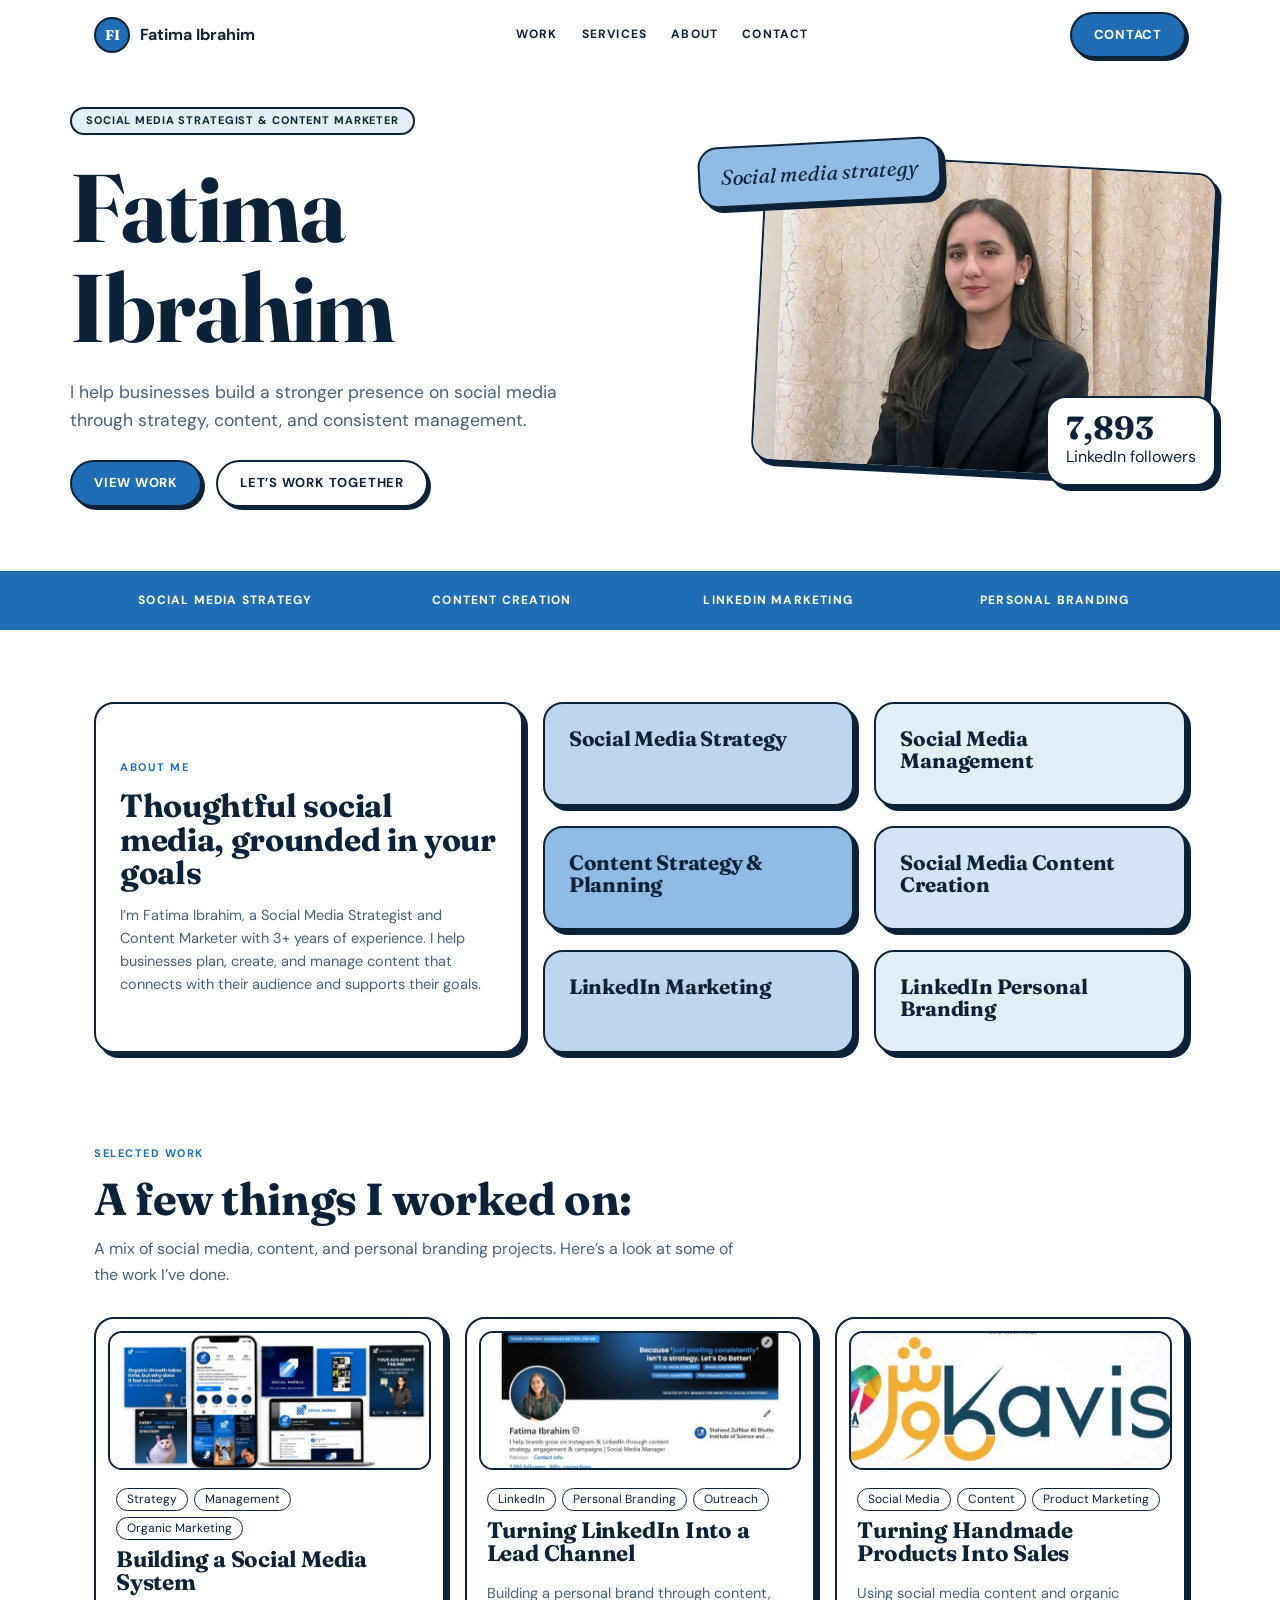
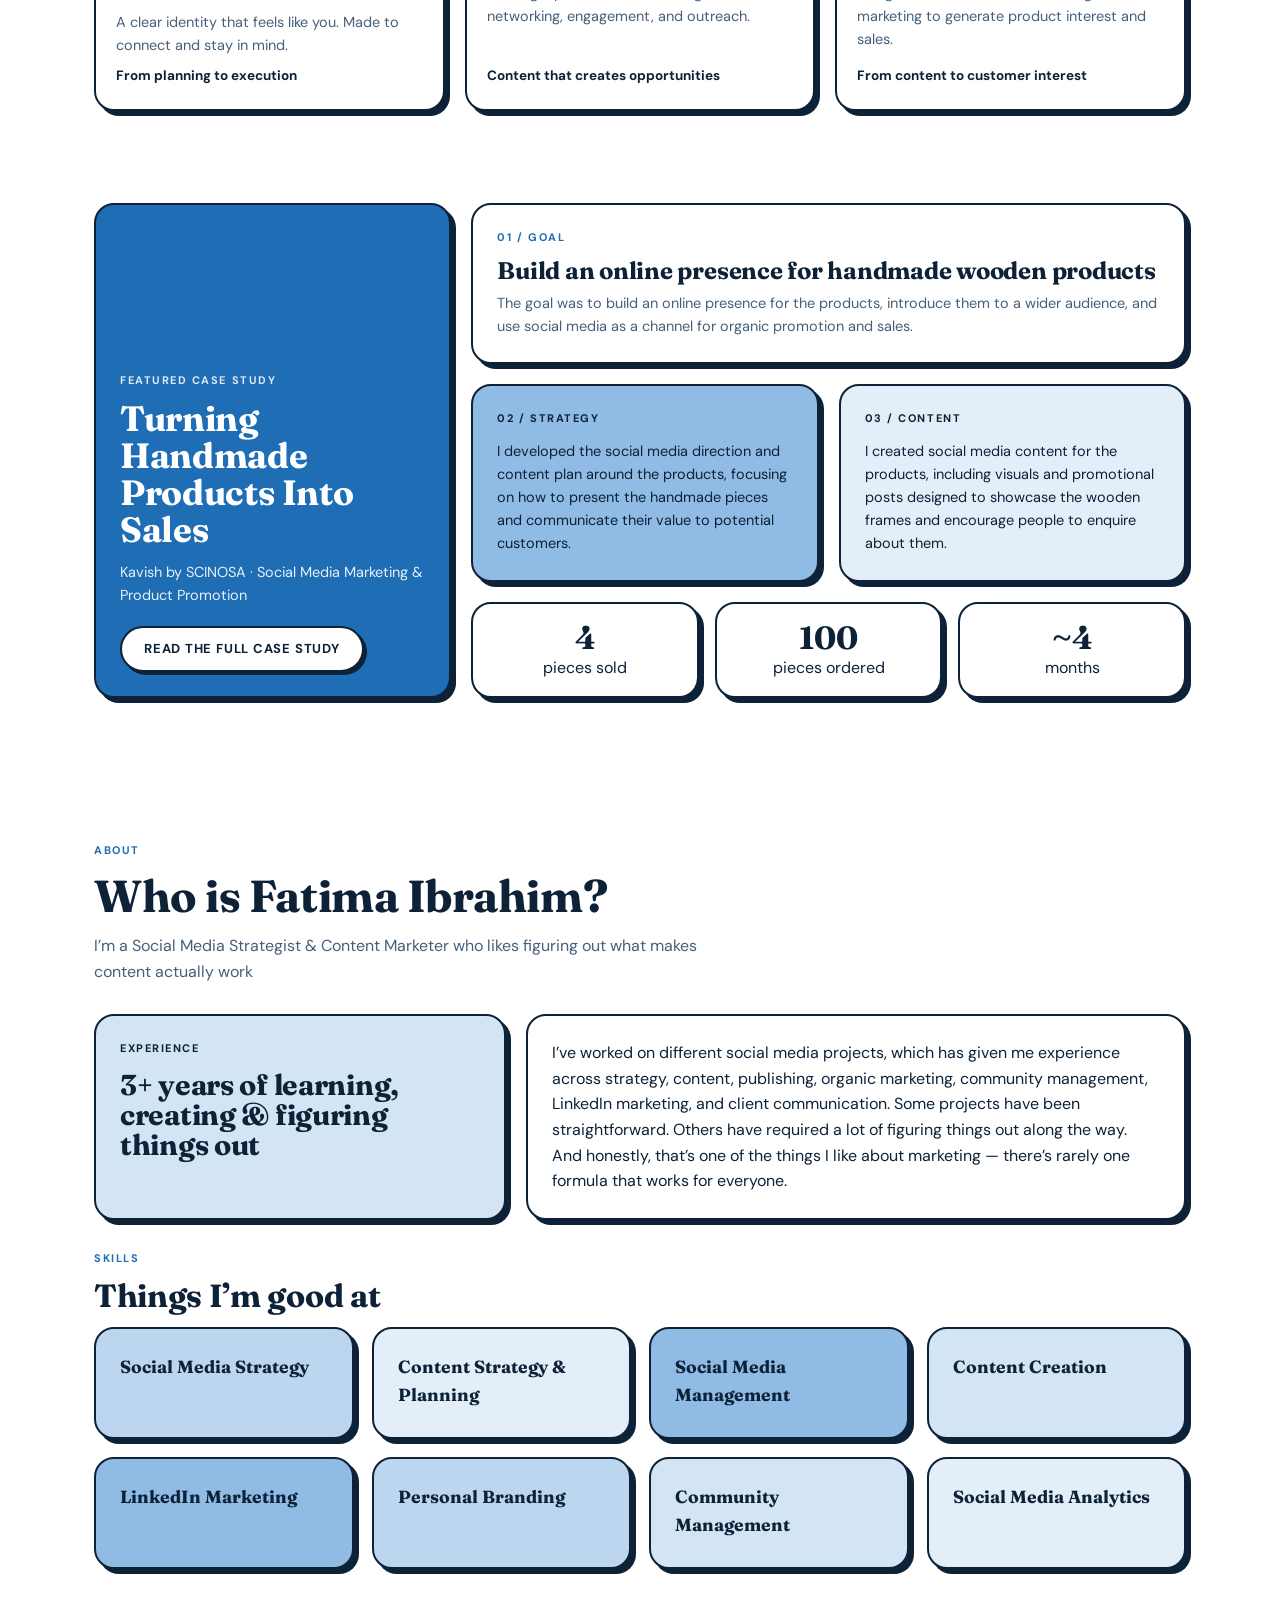
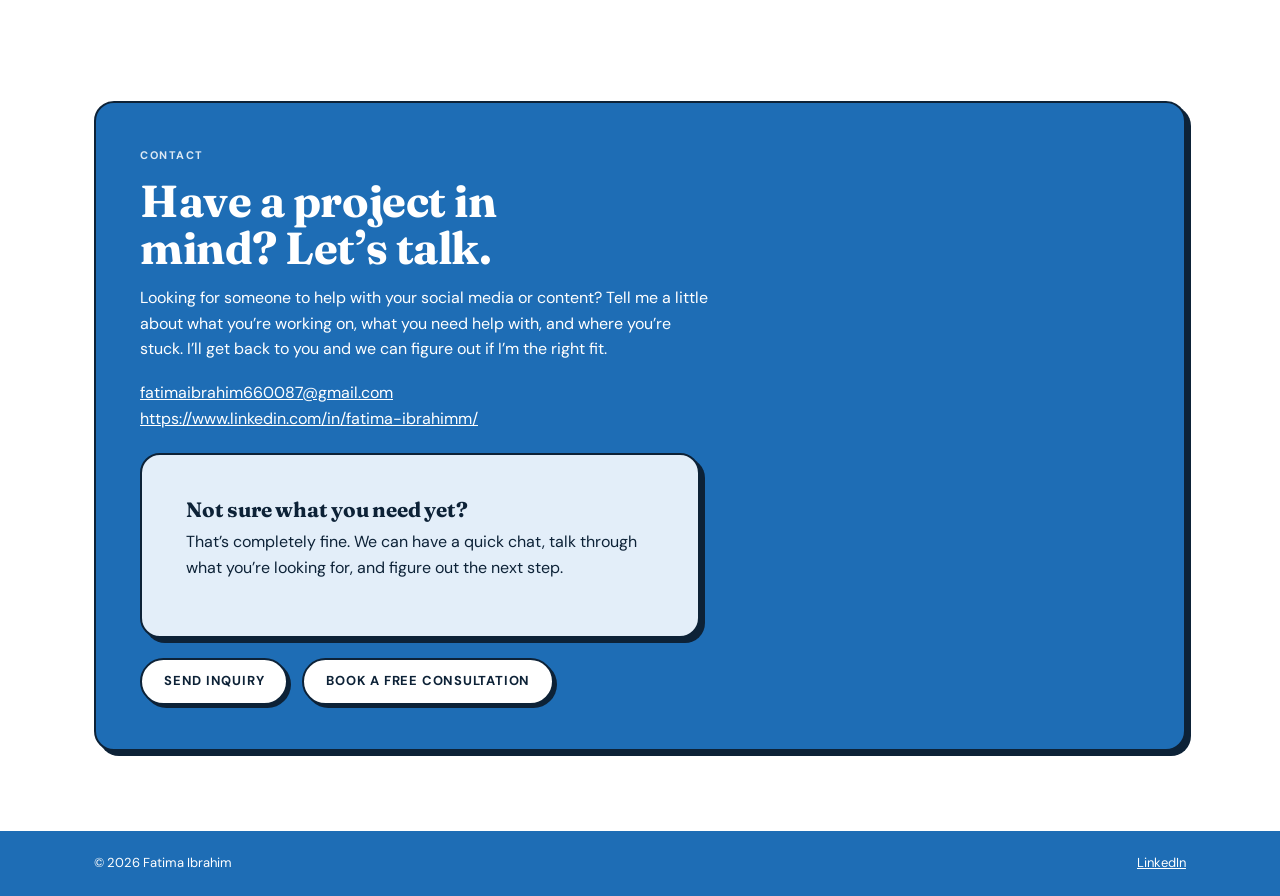
<file: index.html>
<!DOCTYPE html>
<html lang="en"><head><meta charset="utf-8">
<meta name="viewport" content="width=device-width, initial-scale=1, viewport-fit=cover">
<title>Fatima Ibrahim | Social Media Strategist & Content Marketer</title>
<meta name="description" content="I help businesses build a stronger presence on social media through strategy, content, and consistent management.">
<link rel="canonical" href="https://fatimaibrahim01.github.io/">
<meta property="og:type" content="website"><meta property="og:title" content="Fatima Ibrahim | Social Media Strategist & Content Marketer"><meta property="og:description" content="I help businesses build a stronger presence on social media through strategy, content, and consistent management."><meta property="og:url" content="https://fatimaibrahim01.github.io/"><meta property="og:image" content="https://fatimaibrahim01.github.io/og.jpg">
<meta name="twitter:card" content="summary_large_image">
<meta name="theme-color" content="#1e6db5">
<link rel="icon" href="data:image/svg+xml,%3Csvg xmlns='http://www.w3.org/2000/svg' viewBox='0 0 100 100'%3E%3Ccircle cx='50' cy='50' r='48' fill='%231e6db5'/%3E%3Ctext x='50' y='64' font-size='42' text-anchor='middle' fill='white' font-family='serif' font-weight='700'%3EFI%3C/text%3E%3C/svg%3E">
<link rel="preconnect" href="https://fonts.googleapis.com"><link rel="preconnect" href="https://fonts.gstatic.com" crossorigin>
<link href="https://fonts.googleapis.com/css2?family=Fraunces:opsz,wght@9..144,600;9..144,700&family=DM+Sans:wght@400;500;700&display=swap" rel="stylesheet">
<link rel="stylesheet" href="styles.css">
<script type="application/ld+json">{"@context":"https://schema.org","@type":"Person","name":"Fatima Ibrahim","jobTitle":"Social Media Strategist & Content Marketer","sameAs":["https://www.linkedin.com/in/fatima-ibrahimm/"]}</script>
</head><body>
<a class="skip" href="#top">Skip to content</a>
<header><div class="wrap"><a class="brand" href="index.html"><span class="dot">FI</span>Fatima Ibrahim</a><nav><a href="#work">Work</a><a href="#services">Services</a><a href="#about">About</a><a href="#contact">Contact</a></nav><a class="btn red" href="#contact">Contact</a></div></header>
<main id="top">
<div class="wrap hero"><div><span class="tag">Social Media Strategist &amp; Content Marketer</span><h1>Fatima Ibrahim</h1>
<p>I help businesses build a stronger presence on social media through strategy, content, and consistent management.</p>
<div class="row"><a class="btn red" href="#work">View work</a><a class="btn" href="#contact">Let’s work together</a></div></div>
<div class="vis"><div class="bx a" style="padding:0;overflow:hidden"><img src="me.jpg" width="1400" height="1050" alt="Portrait of Fatima Ibrahim" style="width:100%;height:100%;object-fit:cover;object-position:center top;display:block"></div><div class="bx grn b">Social media strategy</div><div class="bx c"><b>7,893</b>LinkedIn followers</div></div></div>
<div class="strip"><div class="wrap"><span>Social Media Strategy</span><span>Content Creation</span><span>LinkedIn Marketing</span><span>Personal Branding</span></div></div>

<section id="services"><div class="wrap two">
<div class="bx paper" style="display:flex;flex-direction:column;justify-content:center" id="about-short"><div class="eye">About me</div><h2 style="font-size:2rem">Thoughtful social media, grounded in your goals</h2><p style="color:var(--muted)">I’m Fatima Ibrahim, a Social Media Strategist and Content Marketer with 3+ years of experience. I help businesses plan, create, and manage content that connects with their audience and supports their goals.</p></div>
<div class="svcs">
<div class="bx pink"><h3>Social Media Strategy</h3></div>
<div class="bx yel"><h3>Social Media Management</h3></div>
<div class="bx grn"><h3>Content Strategy &amp; Planning</h3></div>
<div class="bx lav"><h3>Social Media Content Creation</h3></div>
<div class="bx pink"><h3>LinkedIn Marketing</h3></div>
<div class="bx yel"><h3>LinkedIn Personal Branding</h3></div>
</div></div></section>

<section id="work" style="padding-top:20px"><div class="wrap"><div class="eye">Selected work</div><h2>A few things I worked on:</h2>
<p class="lede">A mix of social media, content, and personal branding projects. Here’s a look at some of the work I’ve done.</p>
<div class="grid g3">
<a class="bx paper wk" href="social-marble.html"><div class="ph"><img src="marble-cover.jpg" width="696" height="298" loading="lazy" alt="Social Marble social media designs and profile mock-ups"></div><div class="in"><div class="chips"><span>Strategy</span><span>Management</span><span>Organic Marketing</span></div><h3>Building a Social Media System</h3><p>A clear identity that feels like you. Made to connect and stay in mind.</p><div class="f">From planning to execution</div></div></a>
<a class="bx paper wk" href="linkedin-profile.html"><div class="ph"><img src="linkedin-cover.jpg" width="700" height="300" loading="lazy" alt="Fatima Ibrahim LinkedIn banner and profile"></div><div class="in"><div class="chips"><span>LinkedIn</span><span>Personal Branding</span><span>Outreach</span></div><h3>Turning LinkedIn Into a Lead Channel</h3><p>Building a personal brand through content, networking, engagement, and outreach.</p><div class="f">Content that creates opportunities</div></div></a>
<a class="bx paper wk" href="kavish.html"><div class="ph"><img src="kavish-cover.jpg" width="700" height="200" loading="lazy" alt="Kavish by SCINOSA logo"></div><div class="in"><div class="chips"><span>Social Media</span><span>Content</span><span>Product Marketing</span></div><h3>Turning Handmade Products Into Sales</h3><p>Using social media content and organic marketing to generate product interest and sales.</p><div class="f">From content to customer interest</div></div></a>
</div></div></section>

<section style="padding-top:20px"><div class="wrap feat">
<div class="bx red" style="display:flex;flex-direction:column;justify-content:flex-end"><div class="eye" style="color:#fff;opacity:.85">Featured case study</div><h2 style="font-size:2.2rem;margin:0">Turning Handmade Products Into Sales</h2><p style="margin-top:12px;opacity:.9">Kavish by SCINOSA · Social Media Marketing &amp; Product Promotion</p><a class="btn" style="margin-top:18px;align-self:flex-start" href="kavish.html">Read the full case study</a></div>
<div class="r"><div class="bx paper"><div class="eye">01 / Goal</div><h3 style="font-size:1.5rem">Build an online presence for handmade wooden products</h3><p style="color:var(--muted);margin-top:8px">The goal was to build an online presence for the products, introduce them to a wider audience, and use social media as a channel for organic promotion and sales.</p></div>
<div class="grid g2"><div class="bx grn"><div class="eye" style="color:var(--dk)">02 / Strategy</div><p>I developed the social media direction and content plan around the products, focusing on how to present the handmade pieces and communicate their value to potential customers.</p></div><div class="bx yel"><div class="eye" style="color:var(--dk)">03 / Content</div><p>I created social media content for the products, including visuals and promotional posts designed to showcase the wooden frames and encourage people to enquire about them.</p></div></div>
<div class="nums"><div class="bx paper"><b>4</b>pieces sold</div><div class="bx paper"><b>100</b>pieces ordered</div><div class="bx paper"><b>~4</b>months</div></div></div></div></section>

<section id="about"><div class="wrap"><div class="eye">About</div><h2>Who is Fatima Ibrahim?</h2>
<p class="lede">I’m a Social Media Strategist &amp; Content Marketer who likes figuring out what makes content actually work</p>
<div class="two" style="grid-template-columns:1fr 1.6fr;margin-bottom:30px"><div class="bx lav"><div class="eye" style="color:var(--dk)">Experience</div><h3 style="font-size:1.8rem">3+ years of learning, creating &amp; figuring things out</h3></div><div class="bx paper"><p style="font-size:16px">I’ve worked on different social media projects, which has given me experience across strategy, content, publishing, organic marketing, community management, LinkedIn marketing, and client communication. Some projects have been straightforward. Others have required a lot of figuring things out along the way. And honestly, that’s one of the things I like about marketing — there’s rarely one formula that works for everyone.</p></div></div>
<div class="eye">Skills</div><h2 style="font-size:2rem">Things I’m good at</h2>
<div class="skills">
<div class="bx pink"><b>Social Media Strategy</b></div>
<div class="bx yel"><b>Content Strategy &amp; Planning</b></div>
<div class="bx grn"><b>Social Media Management</b></div>
<div class="bx lav"><b>Content Creation</b></div>
<div class="bx grn"><b>LinkedIn Marketing</b></div>
<div class="bx pink"><b>Personal Branding</b></div>
<div class="bx lav"><b>Community Management</b></div>
<div class="bx yel"><b>Social Media Analytics</b></div>
</div></div></section>

<section id="contact" class="cta"><div class="wrap"><div class="bx red"><div class="eye" style="color:#fff;opacity:.85">Contact</div><h2>Have a project in mind? Let’s talk.</h2>
<p>Looking for someone to help with your social media or content? Tell me a little about what you’re working on, what you need help with, and where you’re stuck. I’ll get back to you and we can figure out if I’m the right fit.</p>
<p style="margin-top:18px"><a href="mailto:fatimaibrahim660087@gmail.com">fatimaibrahim660087@gmail.com</a><br><a href="https://www.linkedin.com/in/fatima-ibrahimm/" target="_blank" rel="noopener">https://www.linkedin.com/in/fatima-ibrahimm/</a></p>
<div class="bx yel" style="margin:22px 0 20px;max-width:560px"><h3>Not sure what you need yet?</h3><p style="color:var(--dk)">That’s completely fine. We can have a quick chat, talk through what you’re looking for, and figure out the next step.</p></div>
<div class="row"><a class="btn" href="mailto:fatimaibrahim660087@gmail.com?subject=Project%20enquiry">Send inquiry</a><a class="btn yel" href="mailto:fatimaibrahim660087@gmail.com?subject=Free%20consultation">Book a Free Consultation</a></div></div></div></section>
</main>
<footer><div class="wrap"><span>© 2026 Fatima Ibrahim</span><a href="https://www.linkedin.com/in/fatima-ibrahimm/" target="_blank" rel="noopener">LinkedIn</a></div></footer>
<script data-goatcounter="https://fatimaibrahim.goatcounter.com/count" async src="//gc.zgo.at/count.js"></script>
</body></html>
</file>
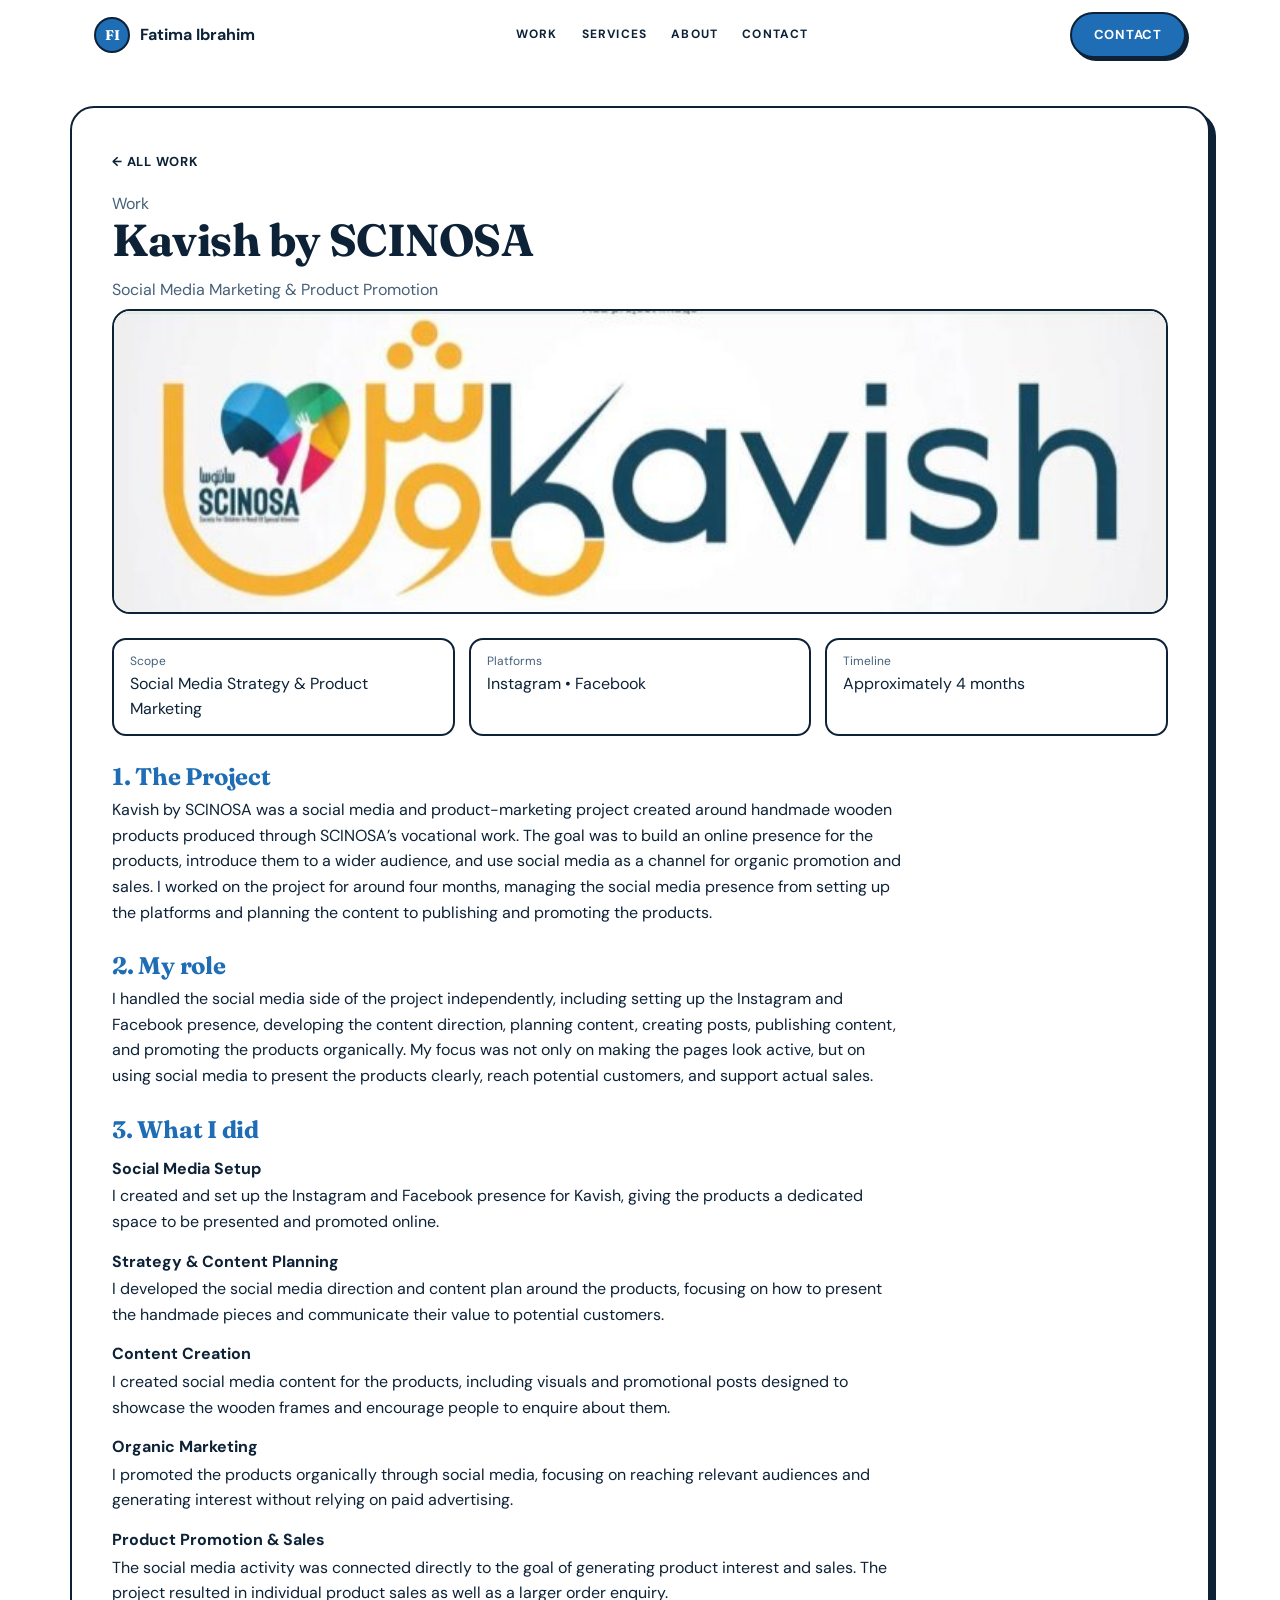
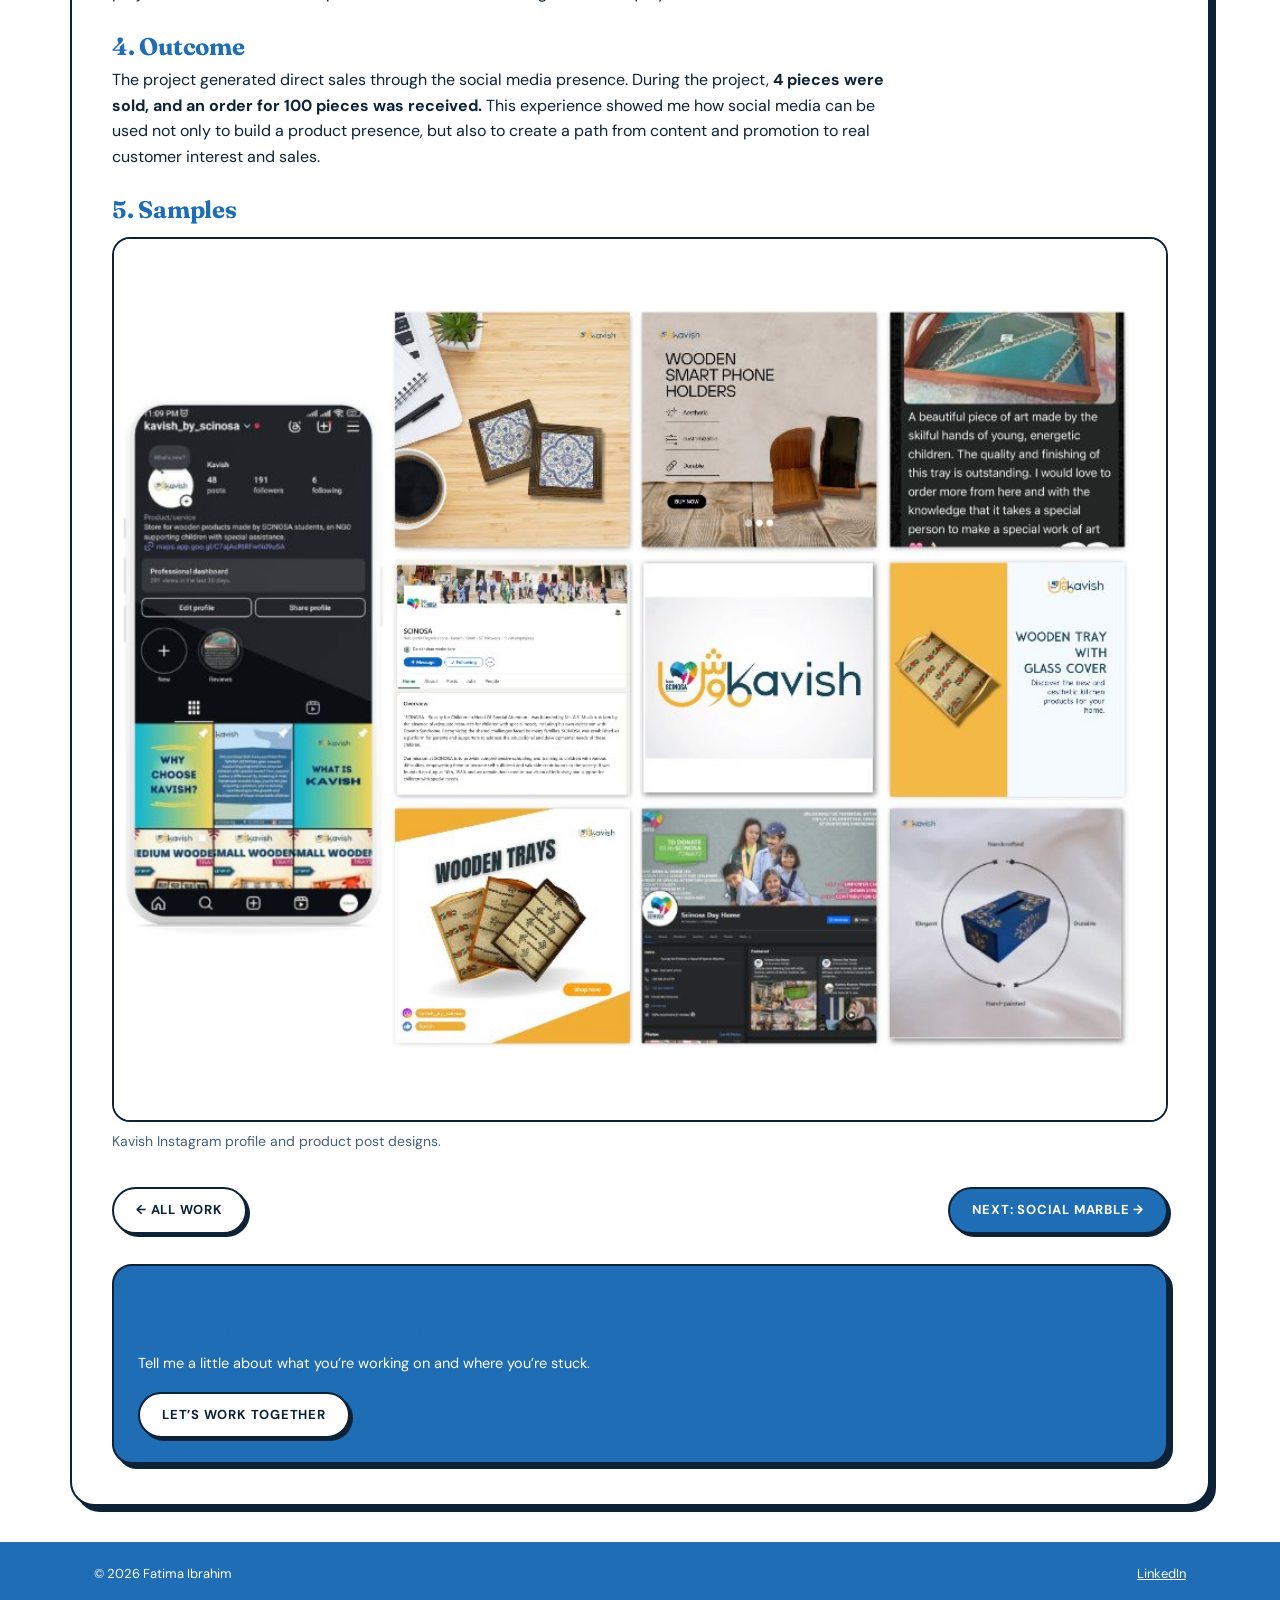
<file: kavish.html>
<!DOCTYPE html>
<html lang="en"><head><meta charset="utf-8">
<meta name="viewport" content="width=device-width, initial-scale=1, viewport-fit=cover">
<title>Kavish by SCINOSA | Fatima Ibrahim</title>
<meta name="description" content="Using organic social media to turn handmade wooden products into sales: 4 pieces sold and an order for 100 pieces.">
<link rel="canonical" href="https://fatimaibrahim01.github.io/kavish.html">
<meta property="og:type" content="website"><meta property="og:title" content="Kavish by SCINOSA | Fatima Ibrahim"><meta property="og:description" content="Using organic social media to turn handmade wooden products into sales: 4 pieces sold and an order for 100 pieces."><meta property="og:url" content="https://fatimaibrahim01.github.io/kavish.html"><meta property="og:image" content="https://fatimaibrahim01.github.io/og.jpg">
<meta name="twitter:card" content="summary_large_image">
<meta name="theme-color" content="#1e6db5">
<link rel="icon" href="data:image/svg+xml,%3Csvg xmlns='http://www.w3.org/2000/svg' viewBox='0 0 100 100'%3E%3Ccircle cx='50' cy='50' r='48' fill='%231e6db5'/%3E%3Ctext x='50' y='64' font-size='42' text-anchor='middle' fill='white' font-family='serif' font-weight='700'%3EFI%3C/text%3E%3C/svg%3E">
<link rel="preconnect" href="https://fonts.googleapis.com"><link rel="preconnect" href="https://fonts.gstatic.com" crossorigin>
<link href="https://fonts.googleapis.com/css2?family=Fraunces:opsz,wght@9..144,600;9..144,700&family=DM+Sans:wght@400;500;700&display=swap" rel="stylesheet">
<link rel="stylesheet" href="styles.css">
</head><body>
<a class="skip" href="#top">Skip to content</a>
<header><div class="wrap"><a class="brand" href="index.html"><span class="dot">FI</span>Fatima Ibrahim</a><nav><a href="index.html#work">Work</a><a href="index.html#services">Services</a><a href="index.html#about">About</a><a href="index.html#contact">Contact</a></nav><a class="btn red" href="index.html#contact">Contact</a></div></header>
<main id="top"><section class="case" style="padding-top:36px"><div class="wrap"><a class="back" href="index.html#work">← All work</a><div style="color:var(--muted)">Work</div><h1 style="font-size:clamp(1.9rem,4vw,2.8rem);margin-bottom:14px">Kavish by SCINOSA</h1><p class="lede">Social Media Marketing &amp; Product Promotion</p>
<img class="cover" src="kavish-cover.jpg" width="700" height="200" alt="Kavish by SCINOSA social media marketing">
<div class="meta"><div><span>Scope</span>Social Media Strategy &amp; Product Marketing</div><div><span>Platforms</span>Instagram • Facebook</div><div><span>Timeline</span>Approximately 4 months</div></div>
<h3>1. The Project</h3><p>Kavish by SCINOSA was a social media and product-marketing project created around handmade wooden products produced through SCINOSA’s vocational work. The goal was to build an online presence for the products, introduce them to a wider audience, and use social media as a channel for organic promotion and sales. I worked on the project for around four months, managing the social media presence from setting up the platforms and planning the content to publishing and promoting the products.</p>
<h3>2. My role</h3><p>I handled the social media side of the project independently, including setting up the Instagram and Facebook presence, developing the content direction, planning content, creating posts, publishing content, and promoting the products organically. My focus was not only on making the pages look active, but on using social media to present the products clearly, reach potential customers, and support actual sales.</p>
<h3>3. What I did</h3>
<h4>Social Media Setup</h4><p>I created and set up the Instagram and Facebook presence for Kavish, giving the products a dedicated space to be presented and promoted online.</p>
<h4>Strategy &amp; Content Planning</h4><p>I developed the social media direction and content plan around the products, focusing on how to present the handmade pieces and communicate their value to potential customers.</p>
<h4>Content Creation</h4><p>I created social media content for the products, including visuals and promotional posts designed to showcase the wooden frames and encourage people to enquire about them.</p>
<h4>Organic Marketing</h4><p>I promoted the products organically through social media, focusing on reaching relevant audiences and generating interest without relying on paid advertising.</p>
<h4>Product Promotion &amp; Sales</h4><p>The social media activity was connected directly to the goal of generating product interest and sales. The project resulted in individual product sales as well as a larger order enquiry.</p>
<h3>4. Outcome</h3><p>The project generated direct sales through the social media presence. During the project, <strong>4 pieces were sold, and an order for 100 pieces was received.</strong> This experience showed me how social media can be used not only to build a product presence, but also to create a path from content and promotion to real customer interest and sales.</p><h3>5. Samples</h3><div class="samples"><figure><img src="kavish-samples.jpg" width="940" height="788" loading="lazy" alt="Kavish Instagram profile with product posts, plus the Kavish logo and the SCINOSA page"><figcaption>Kavish Instagram profile and product post designs.</figcaption></figure></div><div class="row" style="margin-top:34px;justify-content:space-between"><a class="btn" href="index.html#work">← All work</a><a class="btn red" href="social-marble.html">Next: Social Marble →</a></div><div class="bx red" style="margin-top:30px"><h3 style="font-size:1.6rem">Have a project in mind?</h3><p style="margin:6px 0 16px">Tell me a little about what you’re working on and where you’re stuck.</p><a class="btn" href="index.html#contact">Let’s work together</a></div></div></section></main>
<footer><div class="wrap"><span>© 2026 Fatima Ibrahim</span><a href="https://www.linkedin.com/in/fatima-ibrahimm/" target="_blank" rel="noopener">LinkedIn</a></div></footer>
<script data-goatcounter="https://fatimaibrahim.goatcounter.com/count" async src="//gc.zgo.at/count.js"></script>
</body></html>
</file>
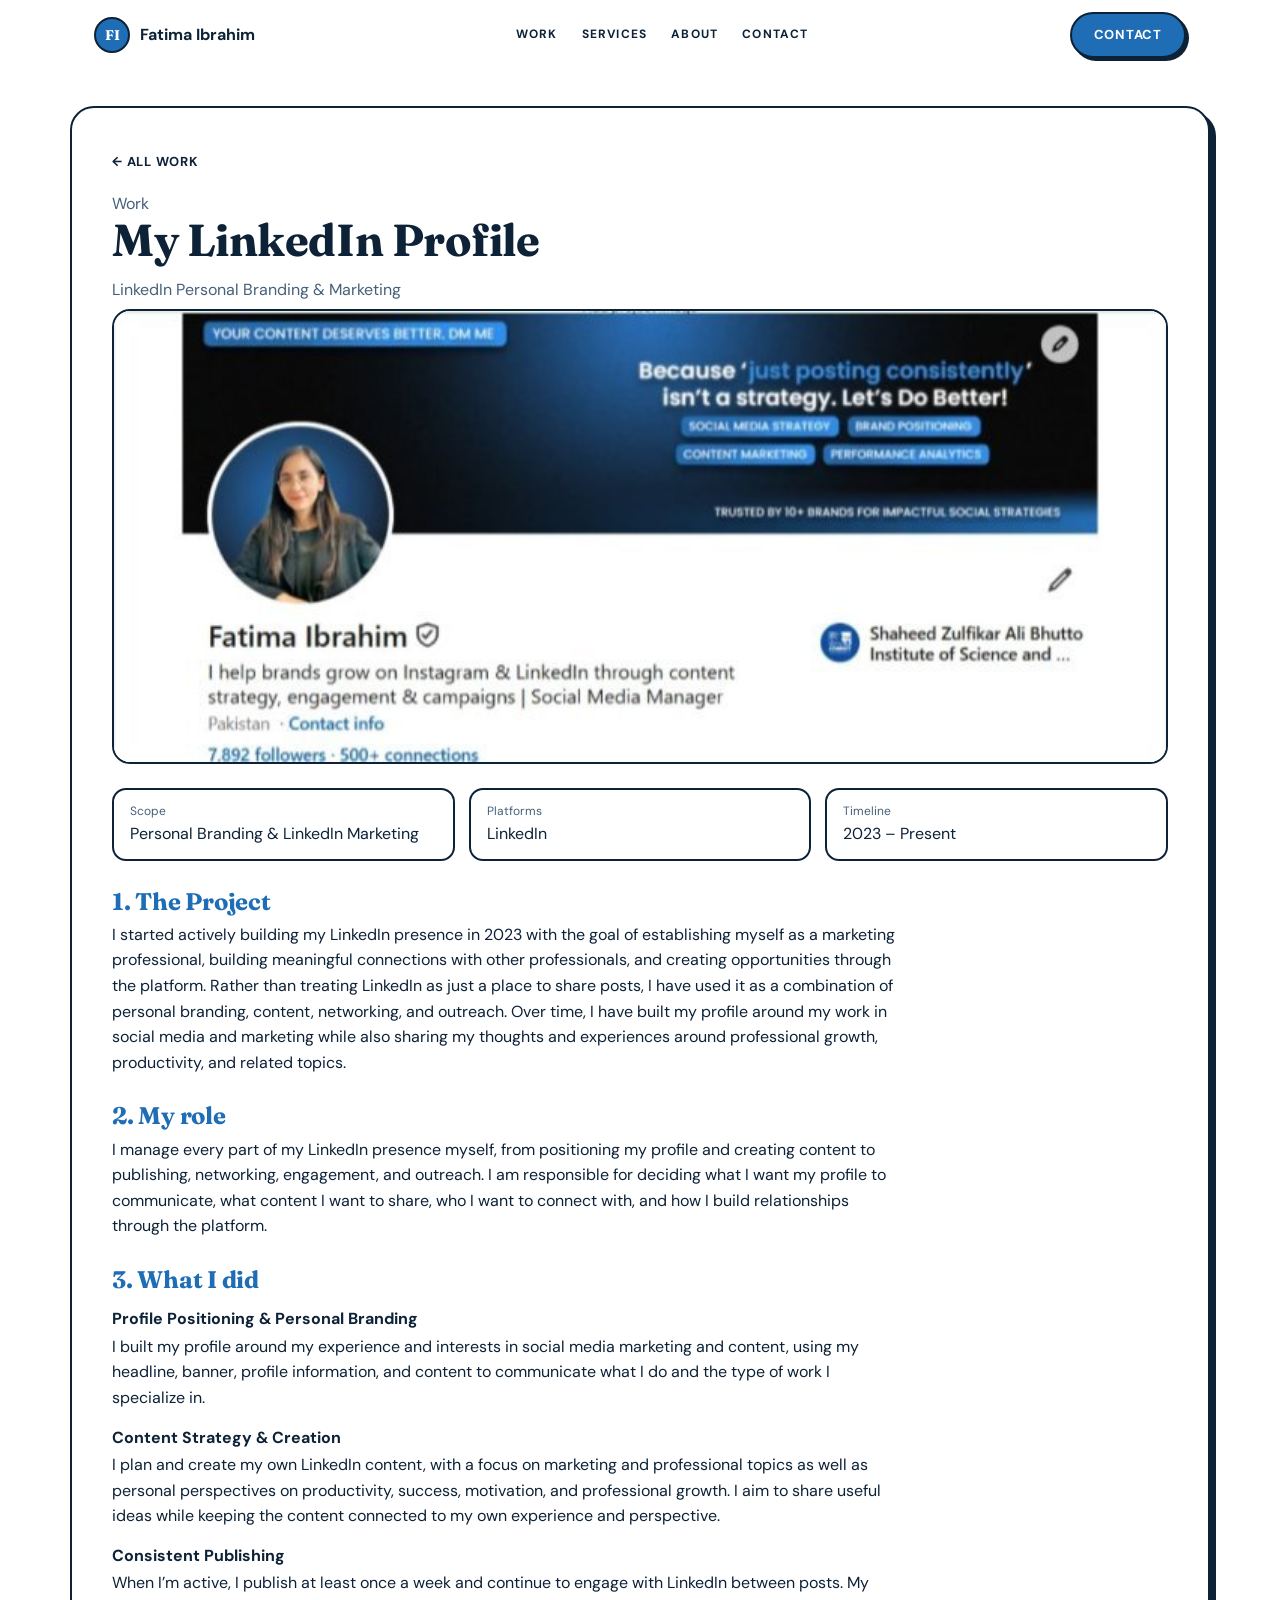
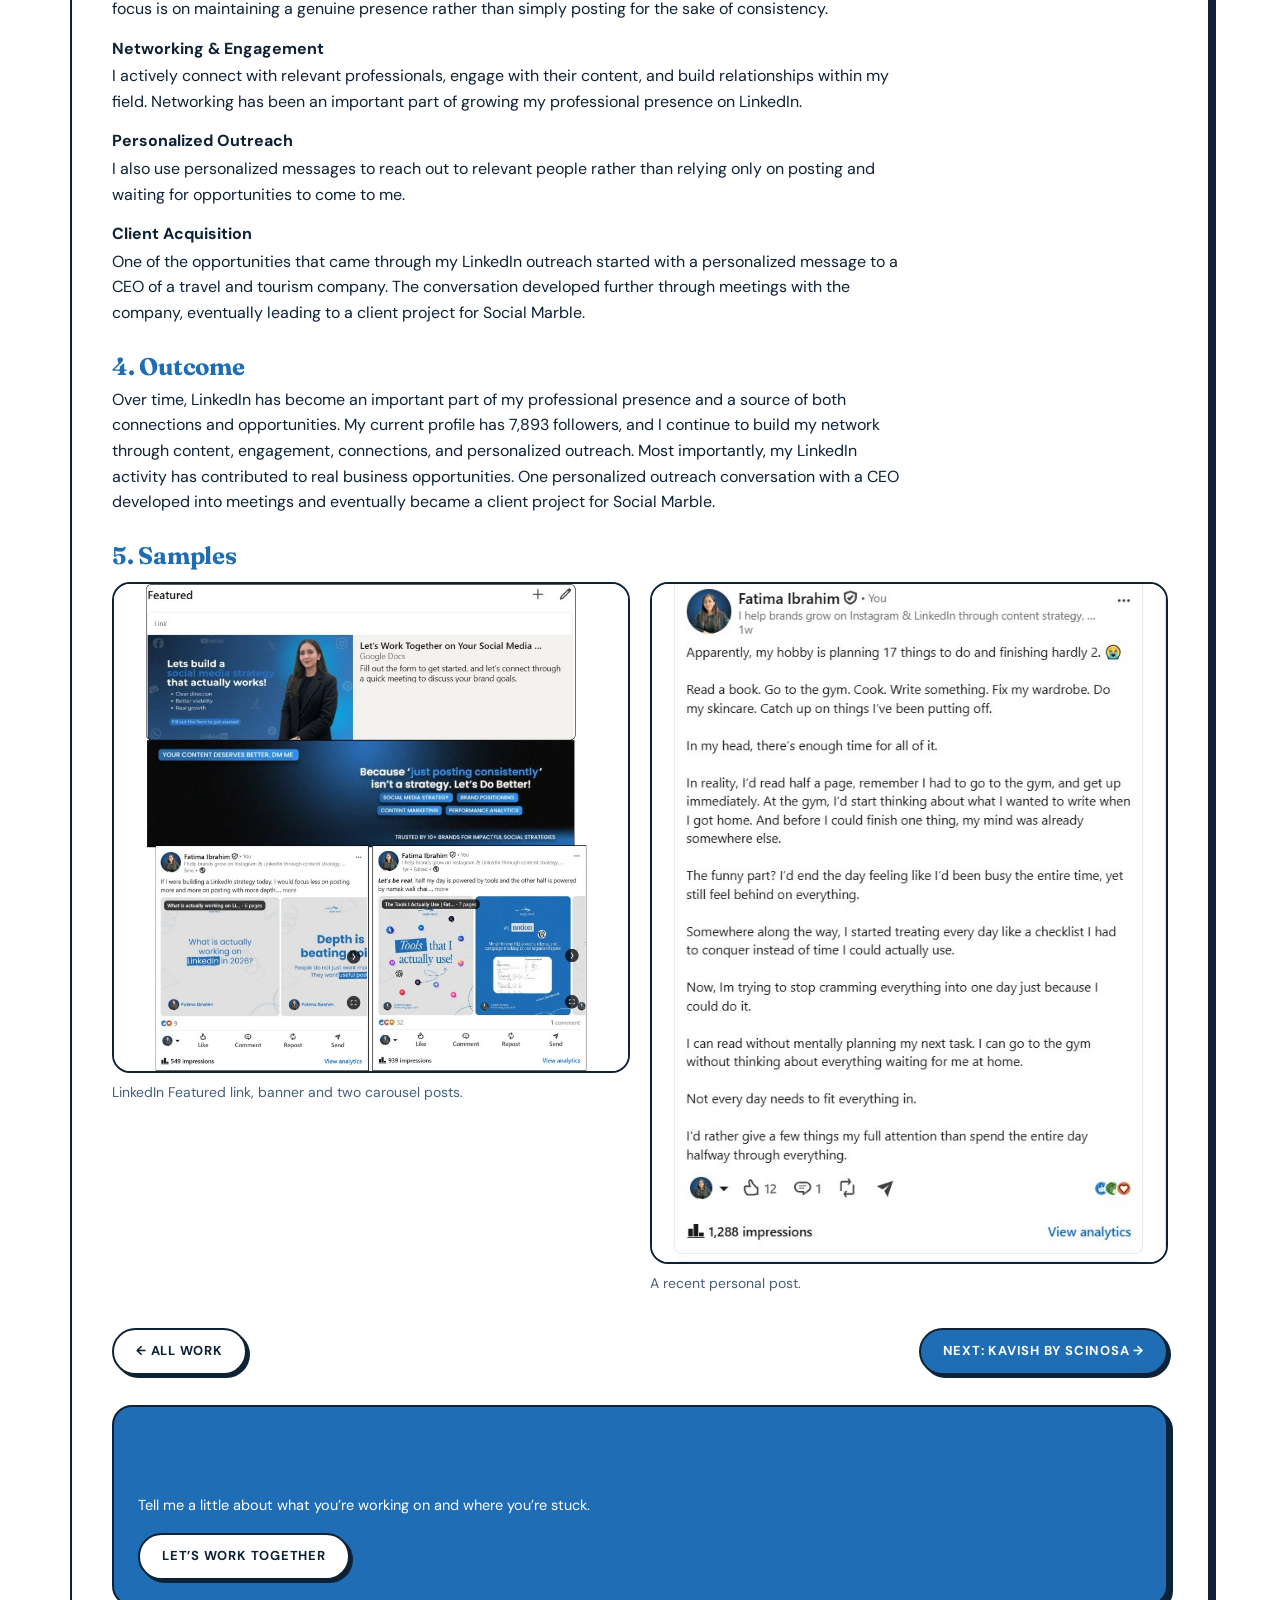
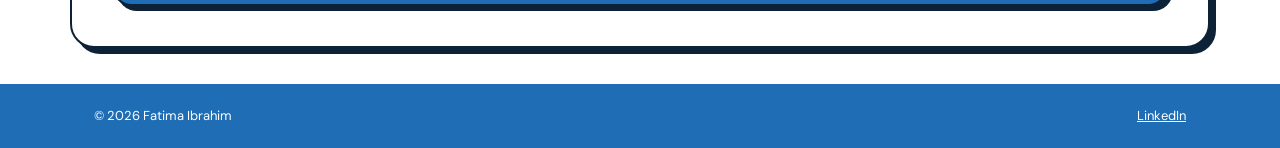
<file: linkedin-profile.html>
<!DOCTYPE html>
<html lang="en"><head><meta charset="utf-8">
<meta name="viewport" content="width=device-width, initial-scale=1, viewport-fit=cover">
<title>My LinkedIn Profile | Fatima Ibrahim</title>
<meta name="description" content="How I built my LinkedIn presence through personal branding, content, networking and outreach, and grew to 7,893 followers.">
<link rel="canonical" href="https://fatimaibrahim01.github.io/linkedin-profile.html">
<meta property="og:type" content="website"><meta property="og:title" content="My LinkedIn Profile | Fatima Ibrahim"><meta property="og:description" content="How I built my LinkedIn presence through personal branding, content, networking and outreach, and grew to 7,893 followers."><meta property="og:url" content="https://fatimaibrahim01.github.io/linkedin-profile.html"><meta property="og:image" content="https://fatimaibrahim01.github.io/og.jpg">
<meta name="twitter:card" content="summary_large_image">
<meta name="theme-color" content="#1e6db5">
<link rel="icon" href="data:image/svg+xml,%3Csvg xmlns='http://www.w3.org/2000/svg' viewBox='0 0 100 100'%3E%3Ccircle cx='50' cy='50' r='48' fill='%231e6db5'/%3E%3Ctext x='50' y='64' font-size='42' text-anchor='middle' fill='white' font-family='serif' font-weight='700'%3EFI%3C/text%3E%3C/svg%3E">
<link rel="preconnect" href="https://fonts.googleapis.com"><link rel="preconnect" href="https://fonts.gstatic.com" crossorigin>
<link href="https://fonts.googleapis.com/css2?family=Fraunces:opsz,wght@9..144,600;9..144,700&family=DM+Sans:wght@400;500;700&display=swap" rel="stylesheet">
<link rel="stylesheet" href="styles.css">
</head><body>
<a class="skip" href="#top">Skip to content</a>
<header><div class="wrap"><a class="brand" href="index.html"><span class="dot">FI</span>Fatima Ibrahim</a><nav><a href="index.html#work">Work</a><a href="index.html#services">Services</a><a href="index.html#about">About</a><a href="index.html#contact">Contact</a></nav><a class="btn red" href="index.html#contact">Contact</a></div></header>
<main id="top"><section class="case" style="padding-top:36px"><div class="wrap"><a class="back" href="index.html#work">← All work</a><div style="color:var(--muted)">Work</div><h1 style="font-size:clamp(1.9rem,4vw,2.8rem);margin-bottom:14px">My LinkedIn Profile</h1><p class="lede">LinkedIn Personal Branding &amp; Marketing</p>
<img class="cover" src="linkedin-cover.jpg" width="700" height="300" alt="LinkedIn personal branding and marketing">
<div class="meta"><div><span>Scope</span>Personal Branding &amp; LinkedIn Marketing</div><div><span>Platforms</span>LinkedIn</div><div><span>Timeline</span>2023 – Present</div></div>
<h3>1. The Project</h3><p>I started actively building my LinkedIn presence in 2023 with the goal of establishing myself as a marketing professional, building meaningful connections with other professionals, and creating opportunities through the platform. Rather than treating LinkedIn as just a place to share posts, I have used it as a combination of personal branding, content, networking, and outreach. Over time, I have built my profile around my work in social media and marketing while also sharing my thoughts and experiences around professional growth, productivity, and related topics.</p>
<h3>2. My role</h3><p>I manage every part of my LinkedIn presence myself, from positioning my profile and creating content to publishing, networking, engagement, and outreach. I am responsible for deciding what I want my profile to communicate, what content I want to share, who I want to connect with, and how I build relationships through the platform.</p>
<h3>3. What I did</h3>
<h4>Profile Positioning &amp; Personal Branding</h4><p>I built my profile around my experience and interests in social media marketing and content, using my headline, banner, profile information, and content to communicate what I do and the type of work I specialize in.</p>
<h4>Content Strategy &amp; Creation</h4><p>I plan and create my own LinkedIn content, with a focus on marketing and professional topics as well as personal perspectives on productivity, success, motivation, and professional growth. I aim to share useful ideas while keeping the content connected to my own experience and perspective.</p>
<h4>Consistent Publishing</h4><p>When I’m active, I publish at least once a week and continue to engage with LinkedIn between posts. My focus is on maintaining a genuine presence rather than simply posting for the sake of consistency.</p>
<h4>Networking &amp; Engagement</h4><p>I actively connect with relevant professionals, engage with their content, and build relationships within my field. Networking has been an important part of growing my professional presence on LinkedIn.</p>
<h4>Personalized Outreach</h4><p>I also use personalized messages to reach out to relevant people rather than relying only on posting and waiting for opportunities to come to me.</p>
<h4>Client Acquisition</h4><p>One of the opportunities that came through my LinkedIn outreach started with a personalized message to a CEO of a travel and tourism company. The conversation developed further through meetings with the company, eventually leading to a client project for Social Marble.</p>
<h3>4. Outcome</h3><p>Over time, LinkedIn has become an important part of my professional presence and a source of both connections and opportunities. My current profile has 7,893 followers, and I continue to build my network through content, engagement, connections, and personalized outreach. Most importantly, my LinkedIn activity has contributed to real business opportunities. One personalized outreach conversation with a CEO developed into meetings and eventually became a client project for Social Marble.</p><h3>5. Samples</h3><div class="samples"><figure><img src="linkedin-samples-1.jpg" width="950" height="900" loading="lazy" alt="LinkedIn Featured section, profile banner and two carousel posts with impressions"><figcaption>LinkedIn Featured link, banner and two carousel posts.</figcaption></figure><figure><img src="linkedin-samples-2.jpg" width="622" height="820" loading="lazy" alt="A recent personal LinkedIn post about planning too many things in a day"><figcaption>A recent personal post.</figcaption></figure></div><div class="row" style="margin-top:34px;justify-content:space-between"><a class="btn" href="index.html#work">← All work</a><a class="btn red" href="kavish.html">Next: Kavish by SCINOSA →</a></div><div class="bx red" style="margin-top:30px"><h3 style="font-size:1.6rem">Have a project in mind?</h3><p style="margin:6px 0 16px">Tell me a little about what you’re working on and where you’re stuck.</p><a class="btn" href="index.html#contact">Let’s work together</a></div></div></section></main>
<footer><div class="wrap"><span>© 2026 Fatima Ibrahim</span><a href="https://www.linkedin.com/in/fatima-ibrahimm/" target="_blank" rel="noopener">LinkedIn</a></div></footer>
<script data-goatcounter="https://fatimaibrahim.goatcounter.com/count" async src="//gc.zgo.at/count.js"></script>
</body></html>
</file>
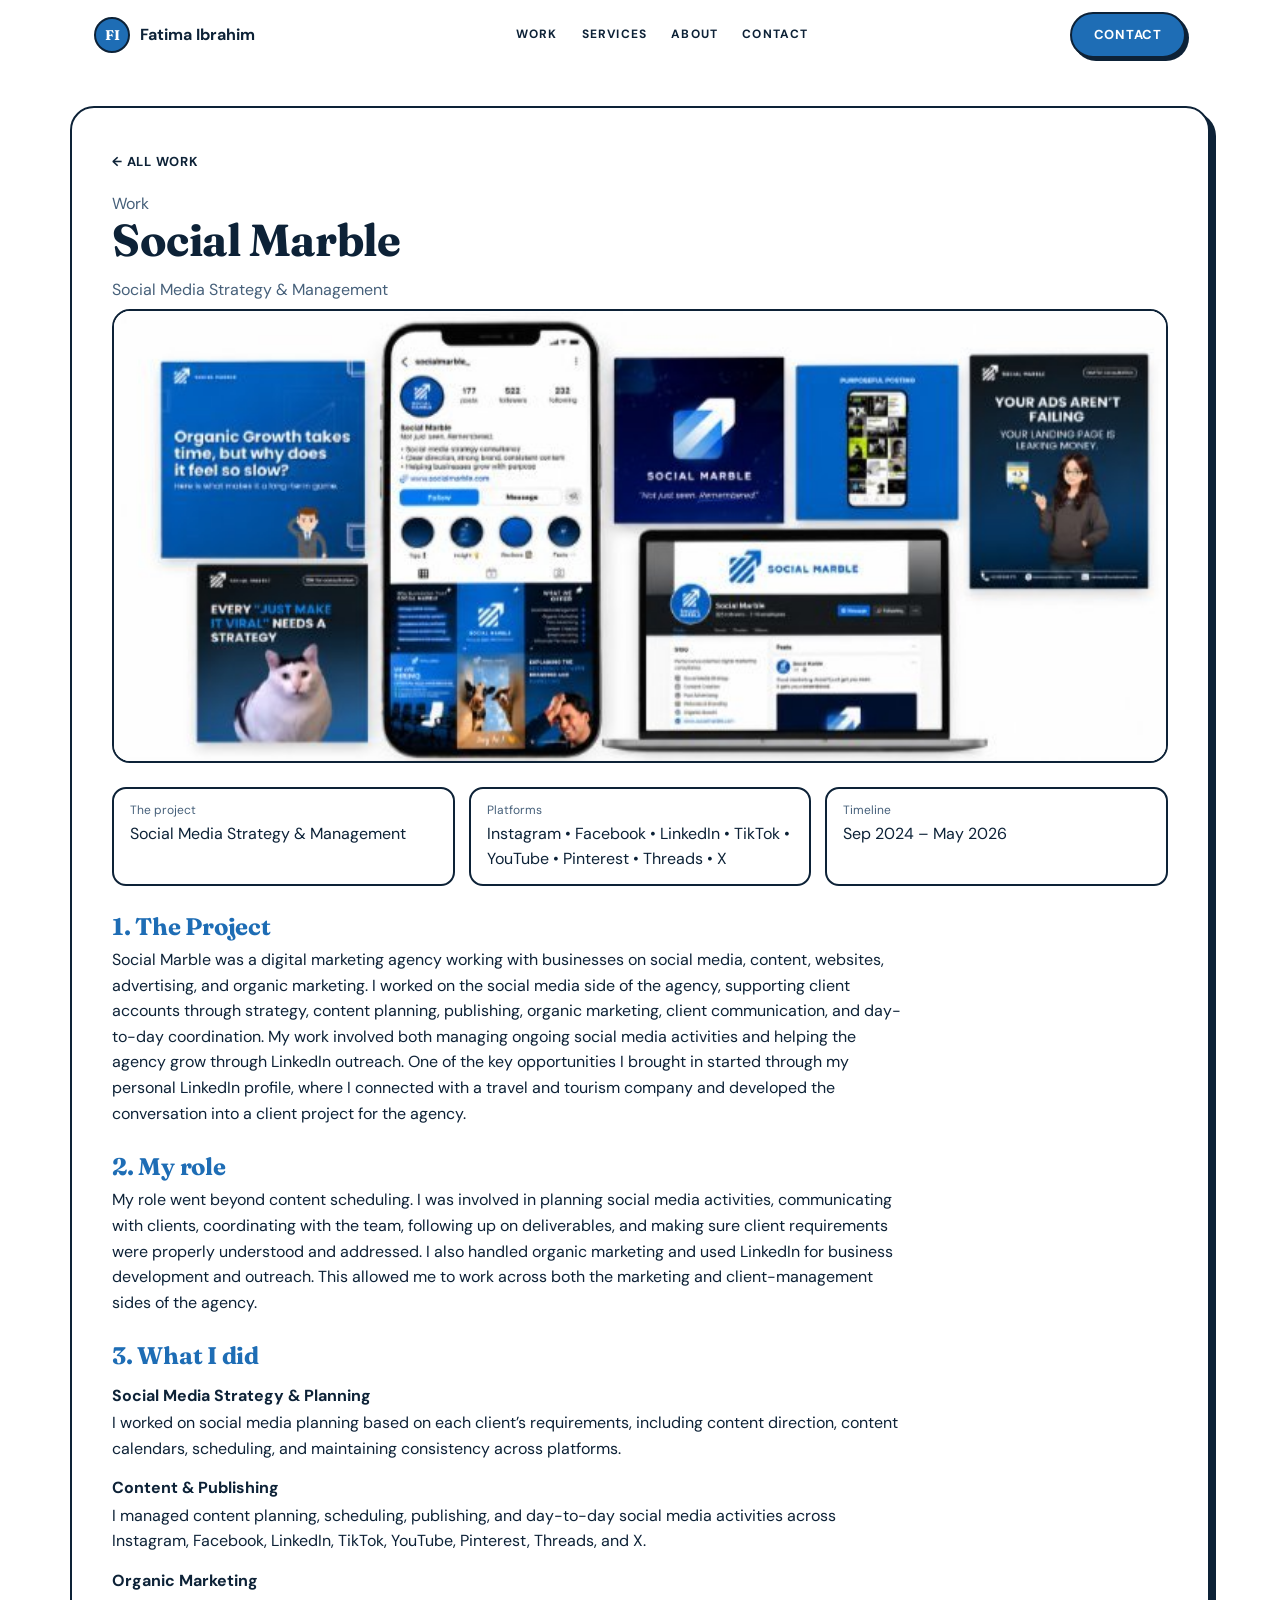
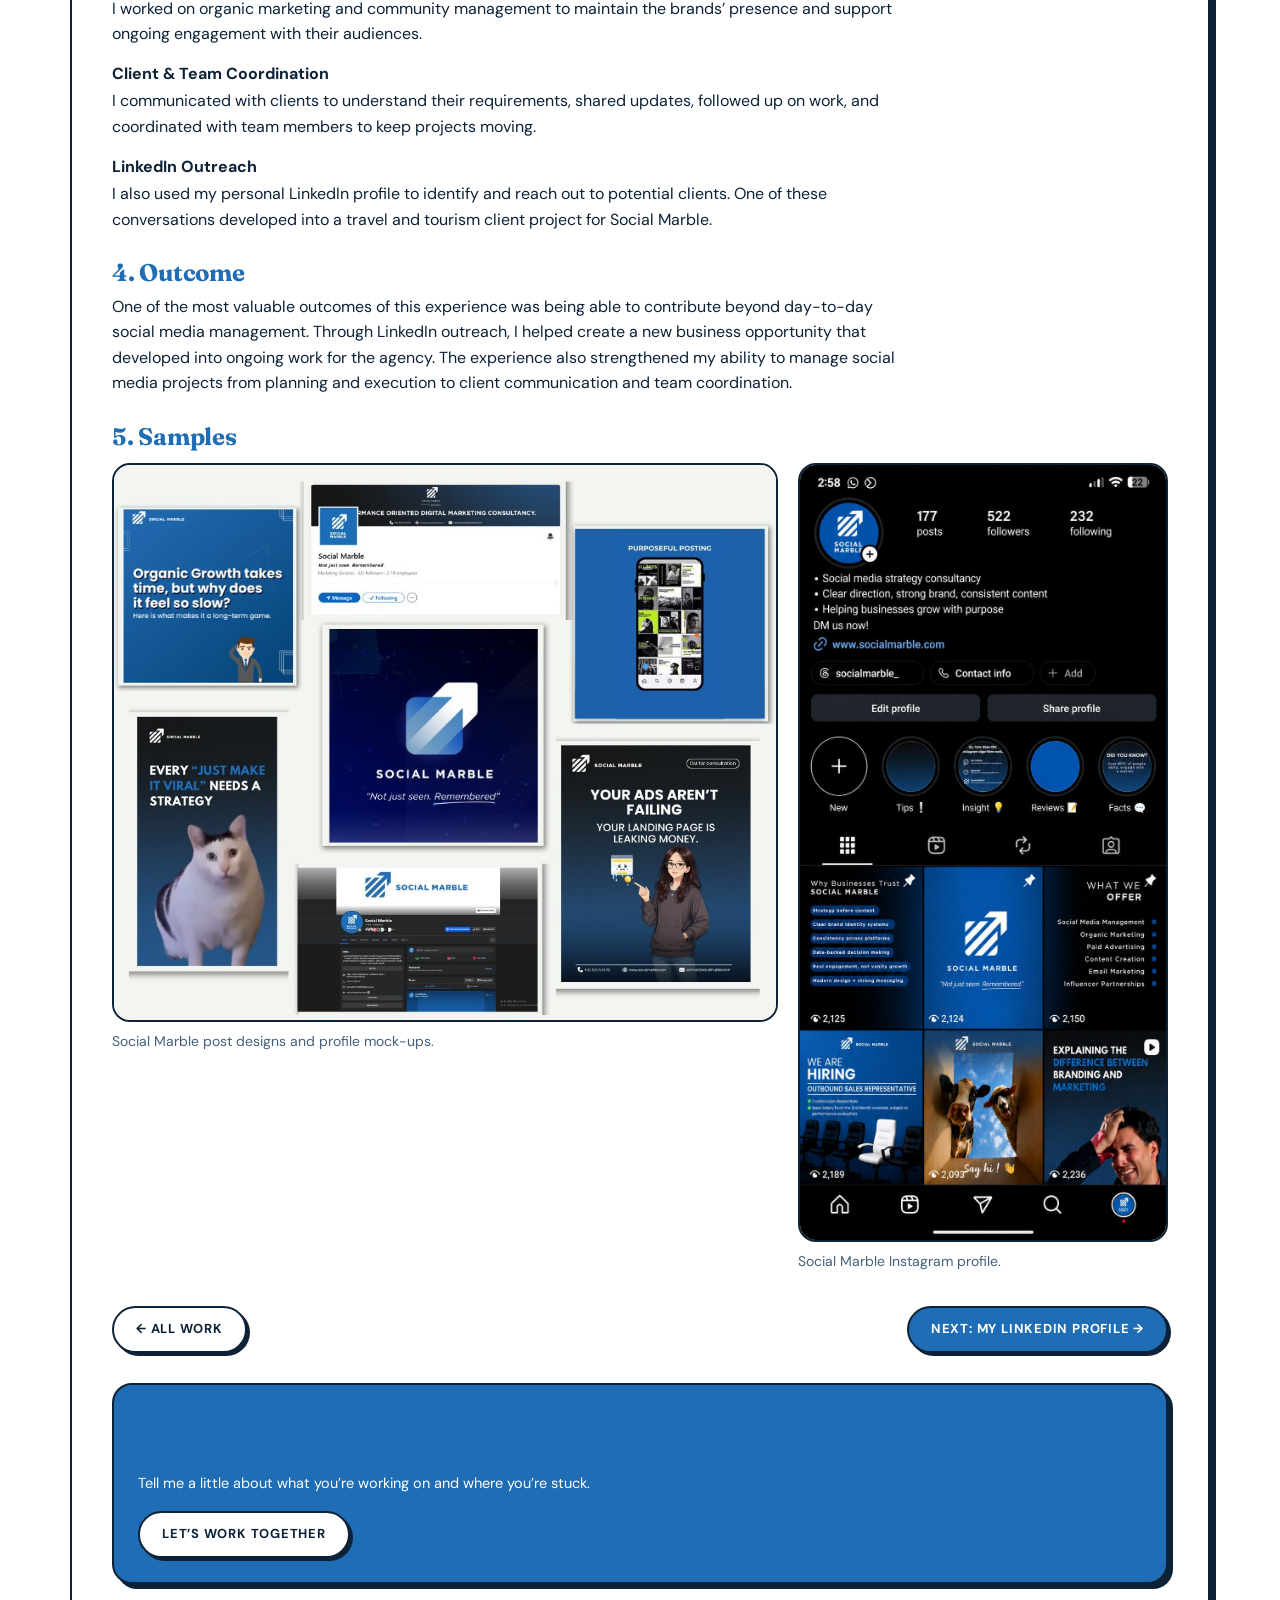
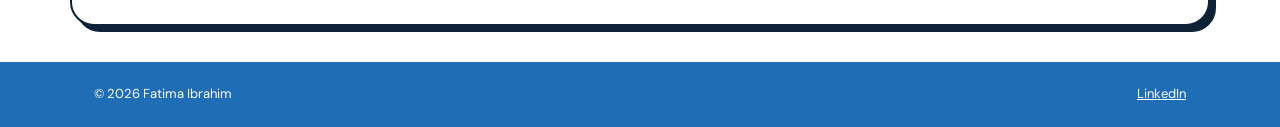
<file: social-marble.html>
<!DOCTYPE html>
<html lang="en"><head><meta charset="utf-8">
<meta name="viewport" content="width=device-width, initial-scale=1, viewport-fit=cover">
<title>Social Marble | Fatima Ibrahim</title>
<meta name="description" content="Social media strategy and management for agency clients across seven platforms, plus LinkedIn outreach that brought in a new client.">
<link rel="canonical" href="https://fatimaibrahim01.github.io/social-marble.html">
<meta property="og:type" content="website"><meta property="og:title" content="Social Marble | Fatima Ibrahim"><meta property="og:description" content="Social media strategy and management for agency clients across seven platforms, plus LinkedIn outreach that brought in a new client."><meta property="og:url" content="https://fatimaibrahim01.github.io/social-marble.html"><meta property="og:image" content="https://fatimaibrahim01.github.io/og.jpg">
<meta name="twitter:card" content="summary_large_image">
<meta name="theme-color" content="#1e6db5">
<link rel="icon" href="data:image/svg+xml,%3Csvg xmlns='http://www.w3.org/2000/svg' viewBox='0 0 100 100'%3E%3Ccircle cx='50' cy='50' r='48' fill='%231e6db5'/%3E%3Ctext x='50' y='64' font-size='42' text-anchor='middle' fill='white' font-family='serif' font-weight='700'%3EFI%3C/text%3E%3C/svg%3E">
<link rel="preconnect" href="https://fonts.googleapis.com"><link rel="preconnect" href="https://fonts.gstatic.com" crossorigin>
<link href="https://fonts.googleapis.com/css2?family=Fraunces:opsz,wght@9..144,600;9..144,700&family=DM+Sans:wght@400;500;700&display=swap" rel="stylesheet">
<link rel="stylesheet" href="styles.css">
</head><body>
<a class="skip" href="#top">Skip to content</a>
<header><div class="wrap"><a class="brand" href="index.html"><span class="dot">FI</span>Fatima Ibrahim</a><nav><a href="index.html#work">Work</a><a href="index.html#services">Services</a><a href="index.html#about">About</a><a href="index.html#contact">Contact</a></nav><a class="btn red" href="index.html#contact">Contact</a></div></header>
<main id="top"><section class="case" style="padding-top:36px"><div class="wrap"><a class="back" href="index.html#work">← All work</a><div style="color:var(--muted)">Work</div><h1 style="font-size:clamp(1.9rem,4vw,2.8rem);margin-bottom:14px">Social Marble</h1><p class="lede">Social Media Strategy &amp; Management</p>
<img class="cover" src="marble-cover.jpg" width="696" height="298" alt="Social media strategy and management for Social Marble">
<div class="meta"><div><span>The project</span>Social Media Strategy &amp; Management</div><div><span>Platforms</span>Instagram • Facebook • LinkedIn • TikTok • YouTube • Pinterest • Threads • X</div><div><span>Timeline</span>Sep 2024 – May 2026</div></div>
<h3>1. The Project</h3><p>Social Marble was a digital marketing agency working with businesses on social media, content, websites, advertising, and organic marketing. I worked on the social media side of the agency, supporting client accounts through strategy, content planning, publishing, organic marketing, client communication, and day-to-day coordination. My work involved both managing ongoing social media activities and helping the agency grow through LinkedIn outreach. One of the key opportunities I brought in started through my personal LinkedIn profile, where I connected with a travel and tourism company and developed the conversation into a client project for the agency.</p>
<h3>2. My role</h3><p>My role went beyond content scheduling. I was involved in planning social media activities, communicating with clients, coordinating with the team, following up on deliverables, and making sure client requirements were properly understood and addressed. I also handled organic marketing and used LinkedIn for business development and outreach. This allowed me to work across both the marketing and client-management sides of the agency.</p>
<h3>3. What I did</h3>
<h4>Social Media Strategy &amp; Planning</h4><p>I worked on social media planning based on each client’s requirements, including content direction, content calendars, scheduling, and maintaining consistency across platforms.</p>
<h4>Content &amp; Publishing</h4><p>I managed content planning, scheduling, publishing, and day-to-day social media activities across Instagram, Facebook, LinkedIn, TikTok, YouTube, Pinterest, Threads, and X.</p>
<h4>Organic Marketing</h4><p>I worked on organic marketing and community management to maintain the brands’ presence and support ongoing engagement with their audiences.</p>
<h4>Client &amp; Team Coordination</h4><p>I communicated with clients to understand their requirements, shared updates, followed up on work, and coordinated with team members to keep projects moving.</p>
<h4>LinkedIn Outreach</h4><p>I also used my personal LinkedIn profile to identify and reach out to potential clients. One of these conversations developed into a travel and tourism client project for Social Marble.</p>
<h3>4. Outcome</h3><p>One of the most valuable outcomes of this experience was being able to contribute beyond day-to-day social media management. Through LinkedIn outreach, I helped create a new business opportunity that developed into ongoing work for the agency. The experience also strengthened my ability to manage social media projects from planning and execution to client communication and team coordination.</p><h3>5. Samples</h3><div class="samples s21"><figure><img src="marble-samples-1.jpg" width="940" height="788" loading="lazy" alt="Social Marble post designs, LinkedIn page and Facebook page"><figcaption>Social Marble post designs and profile mock-ups.</figcaption></figure><figure><img src="marble-samples-2.jpg" width="862" height="1825" loading="lazy" alt="Social Marble Instagram profile with highlights and posts"><figcaption>Social Marble Instagram profile.</figcaption></figure></div><div class="row" style="margin-top:34px;justify-content:space-between"><a class="btn" href="index.html#work">← All work</a><a class="btn red" href="linkedin-profile.html">Next: My LinkedIn Profile →</a></div><div class="bx red" style="margin-top:30px"><h3 style="font-size:1.6rem">Have a project in mind?</h3><p style="margin:6px 0 16px">Tell me a little about what you’re working on and where you’re stuck.</p><a class="btn" href="index.html#contact">Let’s work together</a></div></div></section></main>
<footer><div class="wrap"><span>© 2026 Fatima Ibrahim</span><a href="https://www.linkedin.com/in/fatima-ibrahimm/" target="_blank" rel="noopener">LinkedIn</a></div></footer>
<script data-goatcounter="https://fatimaibrahim.goatcounter.com/count" async src="//gc.zgo.at/count.js"></script>
</body></html>
</file>
<file: styles.css>
:root{--bg:#fff;--paper:#fff;--ink:#0d2237;--muted:#46607a;--dk:#0d2237;--red:#1e6db5;--acc:#1e6db5;--pink:#bcd6ef;--yel:#e3eef9;--grn:#8fbbe4;--lav:#d3e4f5;--sh:var(--ink);box-sizing:border-box;padding-top:env(safe-area-inset-top,0px);padding-bottom:env(safe-area-inset-bottom,0px)}
@media (prefers-color-scheme:dark){:root:not([data-theme="light"]){--bg:#0b1a2a;--paper:#11263b;--ink:#e8f1fa;--muted:#9db6cd;--acc:#6bb2ee;--sh:#000}}
:root[data-theme="dark"]{--bg:#0b1a2a;--paper:#11263b;--ink:#e8f1fa;--muted:#9db6cd;--acc:#6bb2ee;--sh:#000}
*,*::before,*::after{box-sizing:border-box}
html{scroll-behavior:smooth;scroll-padding-top:calc(env(safe-area-inset-top,0px) + 80px)}
body{margin:0;background:var(--bg);color:var(--ink);font-family:"DM Sans",system-ui,sans-serif;font-size:16px;line-height:1.6}
h1,h2,h3{font-family:"Fraunces",Georgia,serif;font-weight:700;line-height:1.05;margin:0;letter-spacing:-.01em}
a{color:inherit}:focus-visible{outline:3px solid var(--acc);outline-offset:3px}
.wrap{max-width:1140px;margin:0 auto;padding:0 24px}
section{padding:72px 0}
.eye{font-size:11px;letter-spacing:.14em;text-transform:uppercase;font-weight:700;color:var(--acc);margin-bottom:12px}
.bx{border:2px solid var(--ink);border-radius:20px;box-shadow:5px 5px 0 var(--sh);padding:24px;color:var(--dk)}
.bx.paper{background:var(--paper);color:var(--ink)}
.pink{background:var(--pink)}.yel{background:var(--yel)}.grn{background:var(--grn)}.lav{background:var(--lav)}.red{background:var(--red);color:#fff}
header{position:sticky;top:0;z-index:10;background:var(--bg);padding-top:env(safe-area-inset-top,0px)}
header .wrap{display:flex;justify-content:space-between;align-items:center;height:70px}
.brand{display:flex;gap:10px;align-items:center;text-decoration:none;font-weight:700}
.dot{width:36px;height:36px;border-radius:50%;background:var(--red);color:#fff;border:2px solid var(--ink);display:grid;place-items:center;font-family:"Fraunces",serif;font-size:14px}
nav{display:flex;gap:24px;font-size:12px;letter-spacing:.1em;text-transform:uppercase;font-weight:700}nav a{text-decoration:none}nav a:hover{color:var(--acc)}
.btn{display:inline-block;border:2px solid var(--ink);border-radius:999px;box-shadow:3px 3px 0 var(--sh);padding:11px 22px;font-weight:700;font-size:13px;letter-spacing:.06em;text-transform:uppercase;text-decoration:none;background:var(--paper);color:var(--ink)}
.btn:hover{transform:translate(1px,1px);box-shadow:2px 2px 0 var(--sh)}
.btn.red{background:var(--red);color:#fff}.btn.yel{background:#fff;color:#0d2237}
.hero{display:grid;grid-template-columns:1.15fr 1fr;gap:40px;align-items:center;padding:36px 0 64px}
.tag{display:inline-block;background:var(--yel);color:var(--dk);border:2px solid var(--ink);border-radius:999px;padding:3px 14px;font-size:11px;letter-spacing:.08em;text-transform:uppercase;font-weight:700;margin-bottom:22px}
.hero h1{font-size:clamp(3rem,8.5vw,6rem);margin-bottom:20px}
.hero p{max-width:44ch;font-size:1.1rem;margin:0 0 26px;color:var(--muted)}
.row{display:flex;gap:14px;flex-wrap:wrap}
.vis{position:relative;min-height:330px}
.vis .a{position:absolute;inset:20px 0 0 60px;transform:rotate(3deg);background:var(--paper);min-height:280px;display:grid;place-items:center;text-align:center;color:var(--muted);font-size:14px;padding:16px}
.vis .b{position:absolute;left:0;top:0;transform:rotate(-3deg);padding:12px 20px;font-family:"Fraunces",serif;font-style:italic;font-size:1.3rem}
.vis .c{position:absolute;right:-6px;bottom:-14px;padding:14px 18px;background:var(--paper);color:var(--ink)}
.vis .c b{font-family:"Fraunces",serif;font-size:2rem;display:block;line-height:1}
.strip{background:#1e6db5;color:#fff;padding:20px 0}
.strip .wrap{display:grid;grid-template-columns:repeat(auto-fit,minmax(160px,1fr));gap:14px;text-align:center;font-size:12px;letter-spacing:.1em;text-transform:uppercase;font-weight:700}
h2{font-size:clamp(1.9rem,4vw,2.8rem);margin-bottom:14px}
.lede{color:var(--muted);max-width:60ch;margin:0 0 30px}
.grid{display:grid;gap:20px}.g3{grid-template-columns:repeat(auto-fit,minmax(260px,1fr))}.g2{grid-template-columns:repeat(auto-fit,minmax(280px,1fr))}
.two{display:grid;grid-template-columns:1fr 1.5fr;gap:20px;align-items:stretch}
.svcs{display:grid;grid-template-columns:1fr 1fr;gap:20px}
.bx h3{font-size:1.3rem;margin-bottom:8px}.bx p{margin:0;font-size:14.5px}
.ph{background:#cfe0f2;color:#2f5a85;display:flex;align-items:center;justify-content:center;text-align:center;font-size:14px;padding:16px;min-height:170px}
.wk{padding:12px;display:flex;flex-direction:column;gap:12px;text-decoration:none}
.wk .ph{border-radius:14px;border:2px solid var(--ink)}
.wk .in{padding:6px 8px 10px;display:flex;flex-direction:column;gap:8px;flex:1;color:var(--ink)}
.chips{display:flex;gap:6px;flex-wrap:wrap}.chips span{font-size:12px;border:1.5px solid var(--ink);border-radius:999px;padding:1px 10px;background:var(--bg)}
.wk h3{font-size:1.4rem}.wk p{color:var(--muted)}.wk .f{margin-top:auto;font-weight:700;font-size:13.5px}
.feat{display:grid;grid-template-columns:1fr 2fr;gap:20px}
.feat .r{display:grid;gap:20px}
.nums{display:grid;grid-template-columns:repeat(3,1fr);gap:16px}
.nums .bx{text-align:center;padding:16px}.nums b{display:block;font-family:"Fraunces",serif;font-size:2rem;line-height:1.1}
.case{padding:36px 0}.case .wrap{background:var(--paper);border:2px solid var(--ink);border-radius:24px;box-shadow:6px 6px 0 var(--sh);padding:40px;width:calc(100% - 48px)}
.case h2{margin-bottom:8px}.case h3{font-size:1.5rem;margin:28px 0 8px;color:var(--acc)}.case h4{margin:14px 0 2px;font-size:1rem}.case p{max-width:72ch;margin:0 0 6px}
.meta{display:grid;grid-template-columns:repeat(auto-fit,minmax(200px,1fr));gap:14px;margin:24px 0}
.meta div{border:2px solid var(--ink);border-radius:14px;padding:12px 16px;background:var(--bg)}.meta span{display:block;font-size:12px;color:var(--muted)}
.skills{display:grid;grid-template-columns:repeat(auto-fit,minmax(230px,1fr));gap:18px}
.skills b{display:block;font-family:"Fraunces",serif;font-size:1.1rem;margin-bottom:4px}.skills span{font-size:14.5px}
.cta{padding:60px 0 80px}.cta .bx{padding:44px}.cta h2{color:#fff;max-width:14ch}.cta p{color:#fff;font-size:1rem;margin-bottom:12px;max-width:52ch}
footer{background:#1e6db5;color:#fff;padding:22px 0;font-size:13px}footer .wrap{display:flex;justify-content:space-between;gap:12px;flex-wrap:wrap}
@media (max-width:900px){.hero,.two,.feat{grid-template-columns:1fr}.vis{min-height:300px}}
@media (max-width:560px){.svcs{grid-template-columns:1fr}.case .wrap{padding:24px}.nums{grid-template-columns:1fr}.cta .bx{padding:28px}}
.ph img{width:100%;height:100%;object-fit:cover;display:block}
.wk .ph{aspect-ratio:7/3;min-height:0;padding:0;overflow:hidden}
.cover{width:100%;height:auto;display:block;border:2px solid var(--ink);border-radius:18px;background:#fff}
.back{display:inline-block;font-weight:700;font-size:13px;letter-spacing:.06em;text-transform:uppercase;text-decoration:none;margin-bottom:18px}
.back:hover{color:var(--acc)}
.skip{position:absolute;left:-999px;top:8px}.skip:focus{left:12px;z-index:99;background:#fff;color:#0d2237;padding:8px 14px;border-radius:8px;border:2px solid #0d2237}
@media (prefers-reduced-motion:reduce){html{scroll-behavior:auto}.btn:hover{transform:none}}
@media (max-width:900px){nav{display:flex;order:3;width:100%;gap:18px;overflow-x:auto;padding-bottom:10px}header .wrap{height:auto;flex-wrap:wrap;padding-top:10px;padding-bottom:4px;row-gap:4px}}
.samples{display:grid;gap:20px;grid-template-columns:repeat(auto-fit,minmax(280px,1fr));align-items:start;margin-top:14px}
.samples.s21{grid-template-columns:1.8fr 1fr}
.samples figure{margin:0}
.samples img{width:100%;height:auto;display:block;border:2px solid var(--ink);border-radius:18px;background:#fff}
.samples figcaption{font-size:14px;color:var(--muted);margin-top:8px}
@media (max-width:700px){.samples.s21{grid-template-columns:1fr}}
</file>
